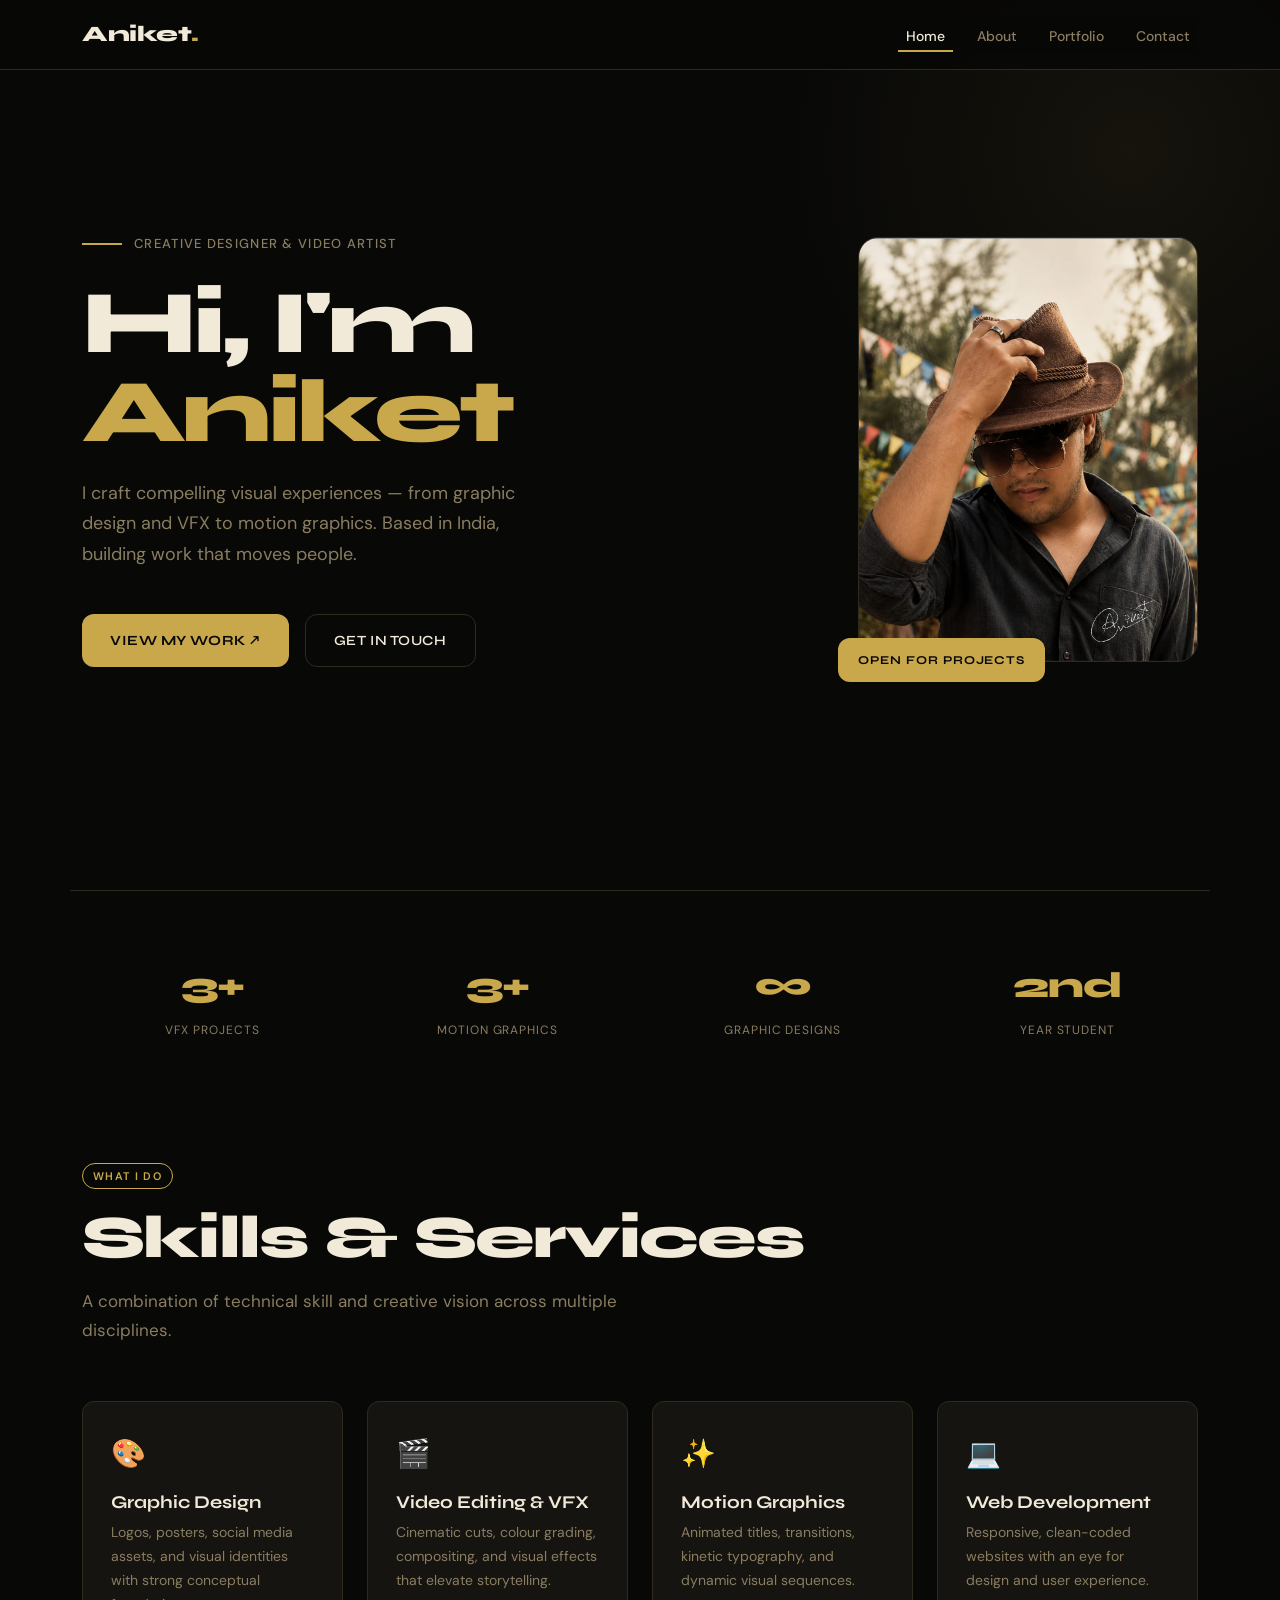
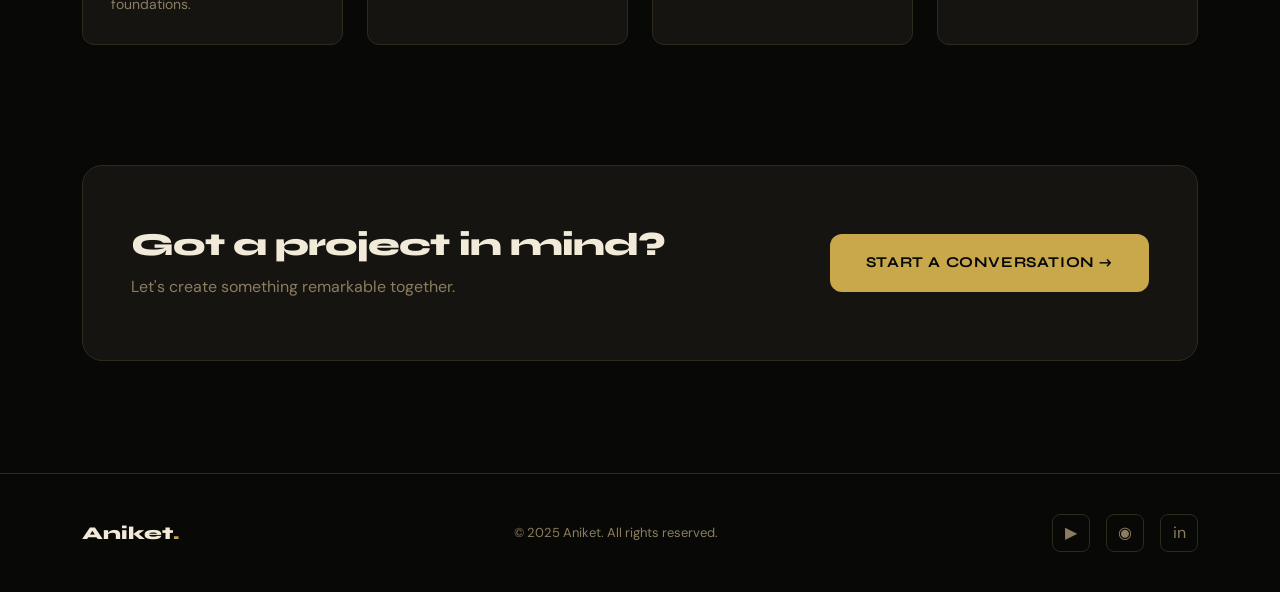
<file: index.html>
<!DOCTYPE html>
<html lang="en">
<head>
  <meta charset="UTF-8" />
  <meta name="viewport" content="width=device-width, initial-scale=1.0" />
  <title>Aniket — Creative Portfolio</title>
  <link href="https://cdn.jsdelivr.net/npm/bootstrap@5.3.3/dist/css/bootstrap.min.css" rel="stylesheet" />
  <link rel="stylesheet" href="style.css" />
</head>
<body>

  <!-- ===================== NAVIGATION ===================== -->
  <nav class="navbar navbar-expand-lg fixed-top">
    <div class="container">
      <a class="navbar-brand nav-logo" href="index.html">Aniket<span>.</span></a>
      <button class="navbar-toggler" type="button" data-bs-toggle="collapse" data-bs-target="#mainNav" aria-controls="mainNav" aria-expanded="false" aria-label="Toggle navigation">
        <span class="navbar-toggler-icon"></span>
      </button>
      <div class="collapse navbar-collapse justify-content-end" id="mainNav">
        <ul class="navbar-nav gap-lg-3">
          <li class="nav-item"><a class="nav-link active" href="index.html">Home</a></li>
          <li class="nav-item"><a class="nav-link" href="about.html">About</a></li>
          <li class="nav-item"><a class="nav-link" href="portfolio.html">Portfolio</a></li>
          <li class="nav-item"><a class="nav-link" href="contact.html">Contact</a></li>
        </ul>
      </div>
    </div>
  </nav>

  <!-- ===================== HERO ===================== -->
  <section class="hero">
    <div class="container">
      <div class="row align-items-center g-5">

        <div class="col-lg-7 order-lg-1 order-2">
          <div class="hero-eyebrow">
            <div class="hero-eyebrow-line"></div>
            <span>Creative Designer &amp; Video Artist</span>
          </div>
          <h1 class="hero-name">
            Hi, I'm<br /><em>Aniket</em>
          </h1>
          <p class="hero-tagline">
            I craft compelling visual experiences — from graphic design and VFX to
            motion graphics. Based in India, building work that moves people.
          </p>
          <div class="d-flex gap-3 flex-wrap">
            <a href="portfolio.html" class="btn-primary-custom">View My Work ↗</a>
            <a href="contact.html" class="btn-outline-custom">Get In Touch</a>
          </div>
        </div>

        <div class="col-lg-4 offset-lg-1 order-lg-2 order-1">
          <div class="hero-photo-wrap">
            <div class="hero-photo-frame">
              <img src="assets/profile photo.jpeg.png" alt="Aniket" />
            </div>
            <div class="hero-photo-badge">Open for Projects</div>
          </div>
        </div>

      </div>
    </div>
  </section>

  <!-- ===================== STATS ===================== -->
  <section class="py-0 pb-5">
    <div class="container">
      <div class="stats-row row row-cols-2 row-cols-sm-4 g-4 text-center">
        <div class="col">
          <div class="stat-number">3+</div>
          <div class="stat-label">VFX Projects</div>
        </div>
        <div class="col">
          <div class="stat-number">3+</div>
          <div class="stat-label">Motion Graphics</div>
        </div>
        <div class="col">
          <div class="stat-number">∞</div>
          <div class="stat-label">Graphic Designs</div>
        </div>
        <div class="col">
          <div class="stat-number">2nd</div>
          <div class="stat-label">Year Student</div>
        </div>
      </div>
    </div>
  </section>

  <!-- ===================== SKILLS ===================== -->
  <section class="py-5">
    <div class="container py-4">
      <div class="tag">What I Do</div>
      <h2 class="section-heading mt-3">Skills &amp; Services</h2>
      <p class="section-sub">A combination of technical skill and creative vision across multiple disciplines.</p>
      <div class="row row-cols-1 row-cols-sm-2 row-cols-lg-4 g-4">
        <div class="col">
          <div class="skill-card">
            <div class="skill-card-icon">🎨</div>
            <h3>Graphic Design</h3>
            <p>Logos, posters, social media assets, and visual identities with strong conceptual foundations.</p>
          </div>
        </div>
        <div class="col">
          <div class="skill-card">
            <div class="skill-card-icon">🎬</div>
            <h3>Video Editing &amp; VFX</h3>
            <p>Cinematic cuts, colour grading, compositing, and visual effects that elevate storytelling.</p>
          </div>
        </div>
        <div class="col">
          <div class="skill-card">
            <div class="skill-card-icon">✨</div>
            <h3>Motion Graphics</h3>
            <p>Animated titles, transitions, kinetic typography, and dynamic visual sequences.</p>
          </div>
        </div>
        <div class="col">
          <div class="skill-card">
            <div class="skill-card-icon">💻</div>
            <h3>Web Development</h3>
            <p>Responsive, clean-coded websites with an eye for design and user experience.</p>
          </div>
        </div>
      </div>
    </div>
  </section>

  <!-- ===================== CTA ===================== -->
  <section class="py-5">
    <div class="container pb-4">
      <div class="cta-banner d-flex align-items-center justify-content-between flex-wrap gap-4">
        <div>
          <h2>Got a project in mind?</h2>
          <p>Let's create something remarkable together.</p>
        </div>
        <a href="contact.html" class="btn-primary-custom" style="font-size:15px; padding:16px 36px;">Start a Conversation →</a>
      </div>
    </div>
  </section>

  <!-- ===================== FOOTER ===================== -->
  <footer>
    <div class="container">
      <div class="d-flex align-items-center justify-content-between flex-wrap gap-3">
        <div class="footer-logo">Aniket<span>.</span></div>
        <p class="footer-copy">© 2025 Aniket. All rights reserved.</p>
        <div class="footer-socials">
          <a href="https://youtube.com/@anikettedittz?si=OJzUBRWRbEyG6mlh" title="YouTube">▶</a>
          <a href="https://www.instagram.com/aniket_d.tekina?igsh=NDc4MXQwN2d5Y2h0" title="Instagram">◉</a>
          <a href="#" title="LinkedIn">in</a>
        </div>
      </div>
    </div>
  </footer>

  <script src="https://cdn.jsdelivr.net/npm/bootstrap@5.3.3/dist/js/bootstrap.bundle.min.js"></script>
</body>
</html>
</file>
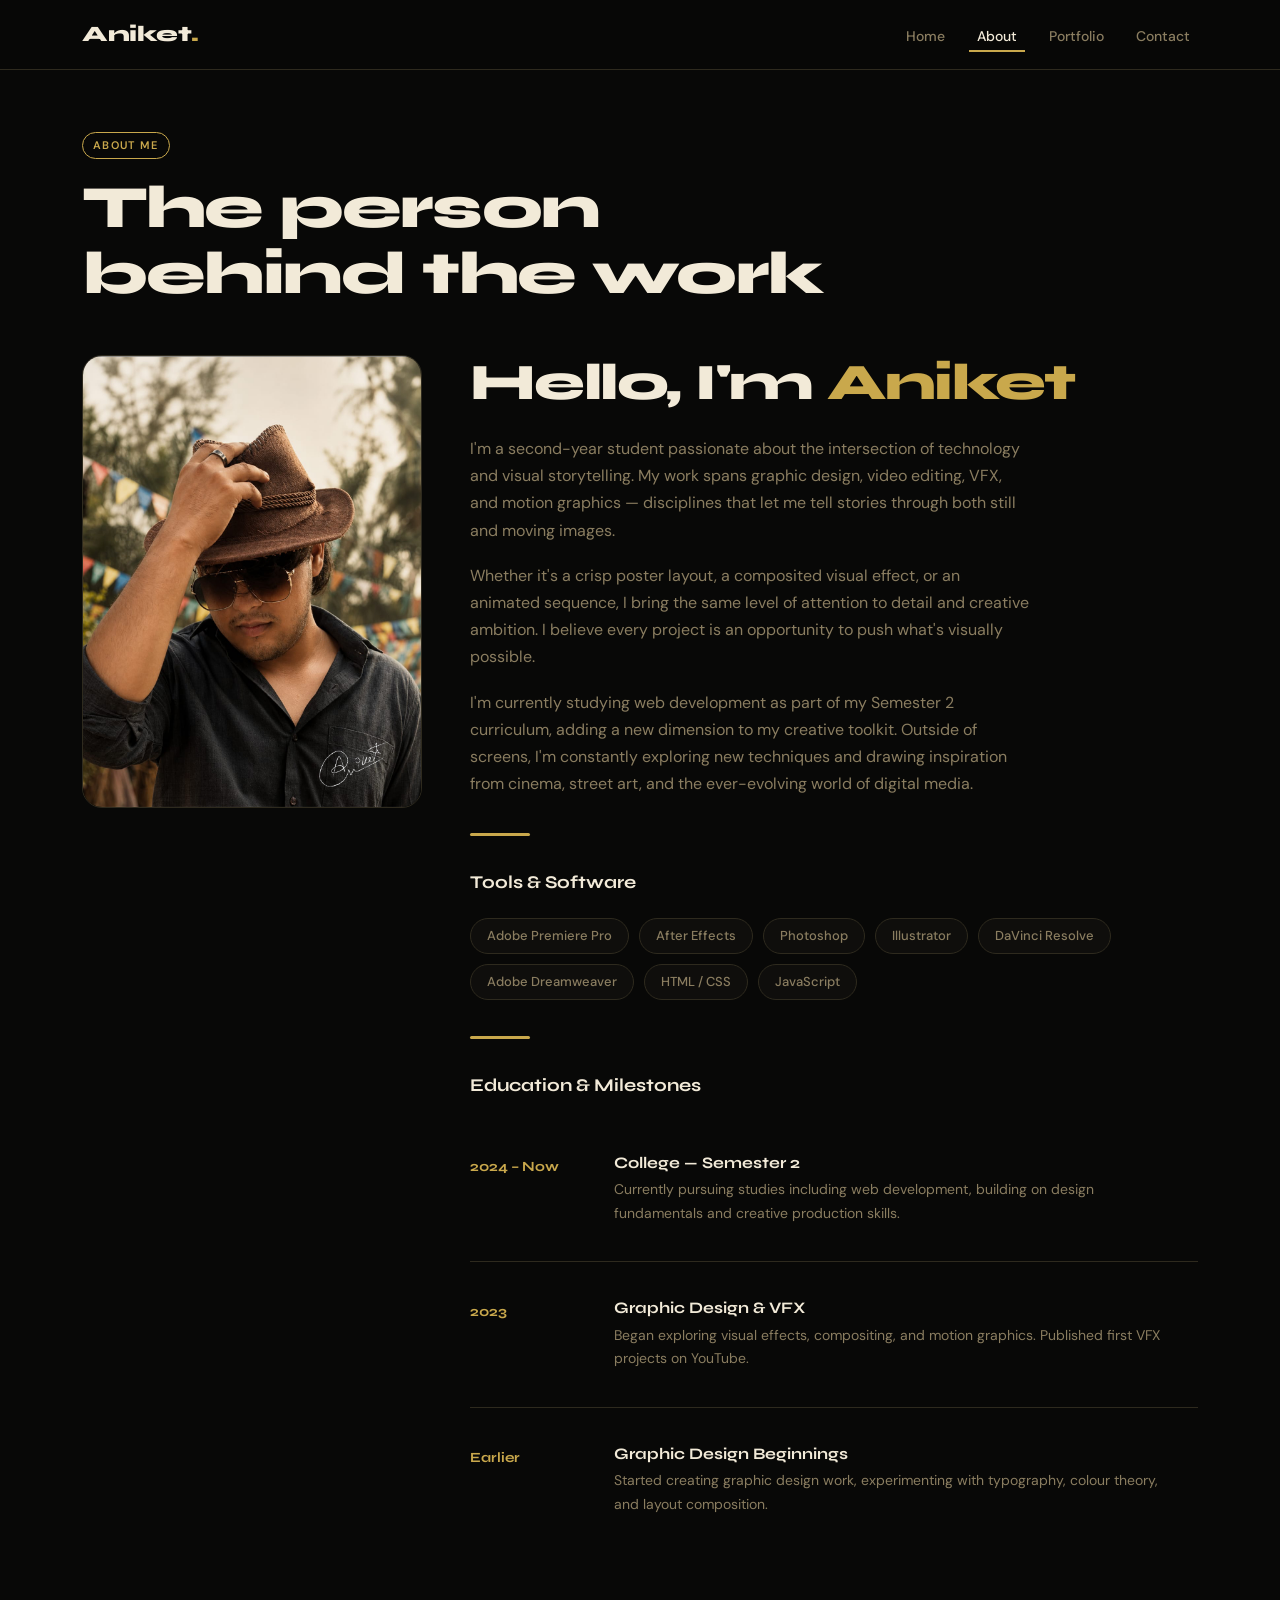
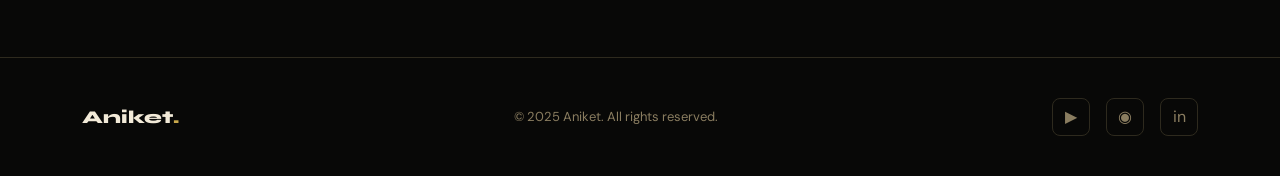
<file: about.html>
<!DOCTYPE html>
<html lang="en">
<head>
  <meta charset="UTF-8" />
  <meta name="viewport" content="width=device-width, initial-scale=1.0" />
  <title>About — Aniket</title>
  <link href="https://cdn.jsdelivr.net/npm/bootstrap@5.3.3/dist/css/bootstrap.min.css" rel="stylesheet" />
  <link rel="stylesheet" href="style.css" />
</head>
<body>

  <!-- ===================== NAVIGATION ===================== -->
  <nav class="navbar navbar-expand-lg fixed-top">
    <div class="container">
      <a class="navbar-brand nav-logo" href="index.html">Aniket<span>.</span></a>
      <button class="navbar-toggler" type="button" data-bs-toggle="collapse" data-bs-target="#mainNav" aria-controls="mainNav" aria-expanded="false" aria-label="Toggle navigation">
        <span class="navbar-toggler-icon"></span>
      </button>
      <div class="collapse navbar-collapse justify-content-end" id="mainNav">
        <ul class="navbar-nav gap-lg-3">
          <li class="nav-item"><a class="nav-link" href="index.html">Home</a></li>
          <li class="nav-item"><a class="nav-link active" href="about.html">About</a></li>
          <li class="nav-item"><a class="nav-link" href="portfolio.html">Portfolio</a></li>
          <li class="nav-item"><a class="nav-link" href="contact.html">Contact</a></li>
        </ul>
      </div>
    </div>
  </nav>

  <!-- ===================== ABOUT ===================== -->
  <main class="page-wrap">
    <div class="container">

      <div class="mb-5">
        <div class="tag">About Me</div>
        <h1 class="section-heading mt-3">The person<br />behind the work</h1>
      </div>

      <div class="row g-5 align-items-start">

        <!-- Photo Column -->
        <div class="col-lg-4">
          <div class="about-photo-wrap">
            <div class="about-photo-frame">
              <img src="assets/profile photo.jpeg.png" alt="Aniket" />
            </div>
          </div>
        </div>

        <!-- Content Column -->
        <div class="col-lg-8 about-content">

          <h2>Hello, I'm <span class="accent">Aniket</span></h2>

          <p>
            I'm a second-year student passionate about the intersection of technology
            and visual storytelling. My work spans graphic design, video editing, VFX,
            and motion graphics — disciplines that let me tell stories through both still
            and moving images.
          </p>
          <p>
            Whether it's a crisp poster layout, a composited visual effect, or an animated
            sequence, I bring the same level of attention to detail and creative ambition.
            I believe every project is an opportunity to push what's visually possible.
          </p>
          <p>
            I'm currently studying web development as part of my Semester 2 curriculum,
            adding a new dimension to my creative toolkit. Outside of screens, I'm
            constantly exploring new techniques and drawing inspiration from cinema,
            street art, and the ever-evolving world of digital media.
          </p>

          <div class="about-divider"></div>

          <h3 style="font-family: var(--font-head); font-size: 18px; font-weight: 700; margin-bottom: 16px;">
            Tools &amp; Software
          </h3>
          <div class="skills-list">
            <span class="skill-pill">Adobe Premiere Pro</span>
            <span class="skill-pill">After Effects</span>
            <span class="skill-pill">Photoshop</span>
            <span class="skill-pill">Illustrator</span>
            <span class="skill-pill">DaVinci Resolve</span>
            <span class="skill-pill">Adobe Dreamweaver</span>
            <span class="skill-pill">HTML / CSS</span>
            <span class="skill-pill">JavaScript</span>
          </div>

          <div class="about-divider"></div>

          <h3 style="font-family: var(--font-head); font-size: 18px; font-weight: 700; margin-bottom: 28px;">
            Education &amp; Milestones
          </h3>

          <div class="timeline">

            <div class="timeline-item">
              <div class="timeline-year">2024 – Now</div>
              <div>
                <h4>College — Semester 2</h4>
                <p>Currently pursuing studies including web development, building on design fundamentals and creative production skills.</p>
              </div>
            </div>

            <div class="timeline-item">
              <div class="timeline-year">2023</div>
              <div>
                <h4>Graphic Design &amp; VFX</h4>
                <p>Began exploring visual effects, compositing, and motion graphics. Published first VFX projects on YouTube.</p>
              </div>
            </div>

            <div class="timeline-item" style="border-bottom: none; margin-bottom: 0; padding-bottom: 0;">
              <div class="timeline-year">Earlier</div>
              <div>
                <h4>Graphic Design Beginnings</h4>
                <p>Started creating graphic design work, experimenting with typography, colour theory, and layout composition.</p>
              </div>
            </div>

          </div>
        </div>
      </div>
    </div>
  </main>

  <!-- ===================== FOOTER ===================== -->
  <footer>
    <div class="container">
      <div class="d-flex align-items-center justify-content-between flex-wrap gap-3">
        <div class="footer-logo">Aniket<span>.</span></div>
        <p class="footer-copy">© 2025 Aniket. All rights reserved.</p>
        <div class="footer-socials">
          <a href="https://youtube.com/@anikettedittz?si=OJzUBRWRbEyG6mlh" title="YouTube">▶</a>
          <a href="https://www.instagram.com/aniket_d.tekina?igsh=NDc4MXQwN2d5Y2h0" title="Instagram">◉</a>
          <a href="#" title="LinkedIn">in</a>
        </div>
      </div>
    </div>
  </footer>

  <script src="https://cdn.jsdelivr.net/npm/bootstrap@5.3.3/dist/js/bootstrap.bundle.min.js"></script>
</body>
</html>
</file>
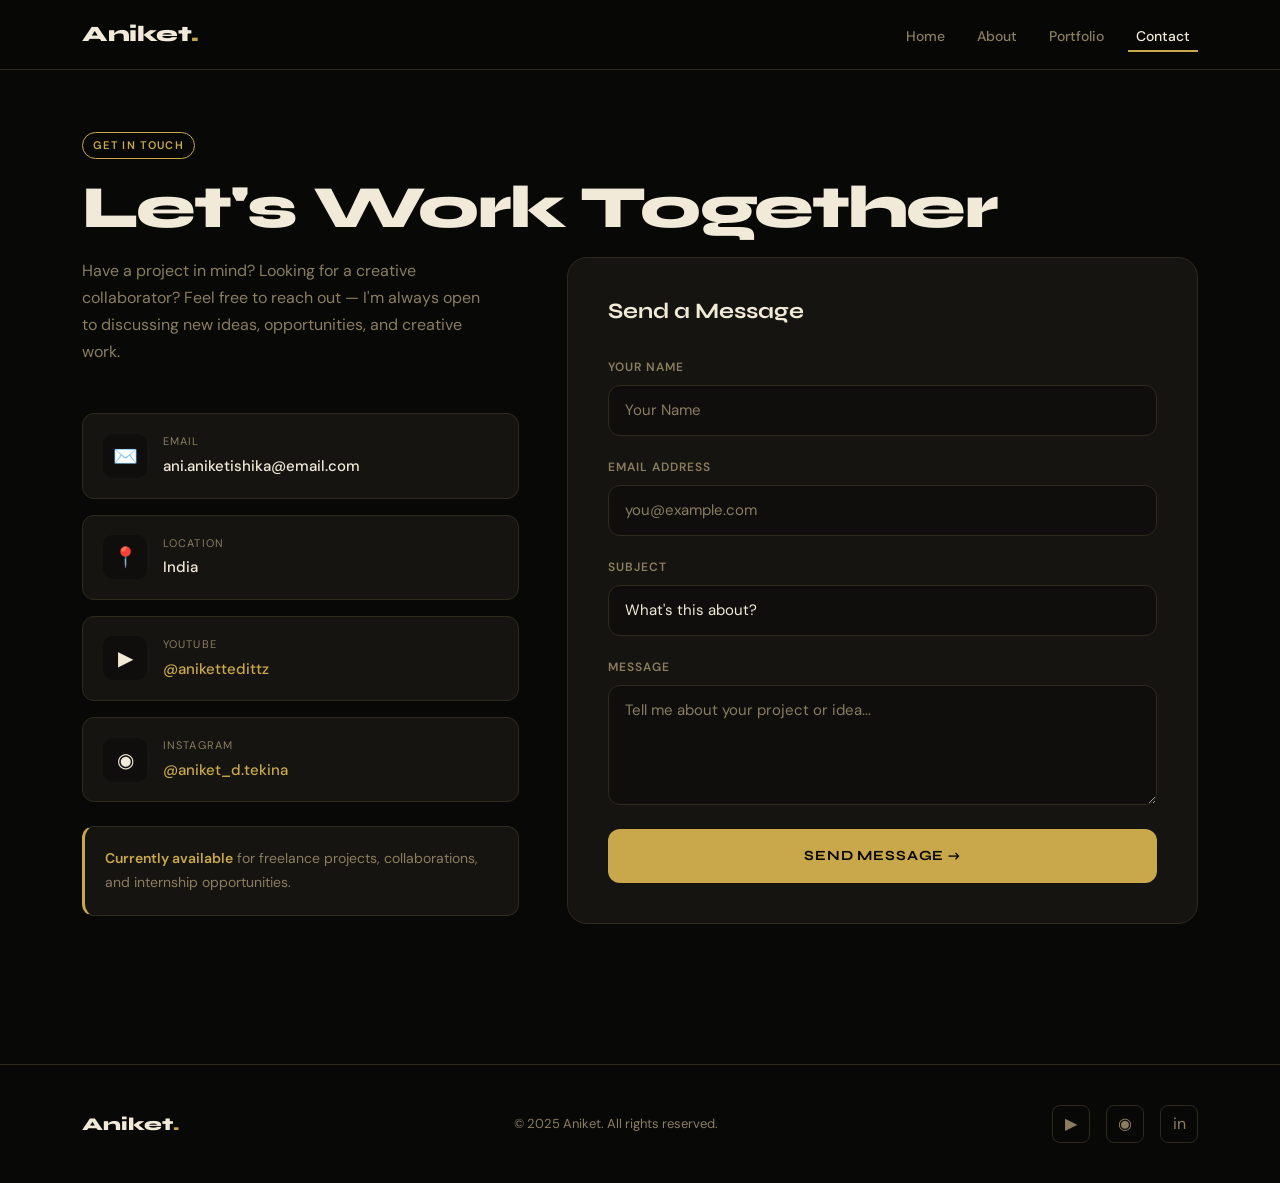
<file: contact.html>
<!DOCTYPE html>
<html lang="en">
<head>
  <meta charset="UTF-8" />
  <meta name="viewport" content="width=device-width, initial-scale=1.0" />
  <title>Contact — Aniket</title>
  <link href="https://cdn.jsdelivr.net/npm/bootstrap@5.3.3/dist/css/bootstrap.min.css" rel="stylesheet" />
  <link rel="stylesheet" href="style.css" />
</head>
<body>

  <!-- ===================== NAVIGATION ===================== -->
  <nav class="navbar navbar-expand-lg fixed-top">
    <div class="container">
      <a class="navbar-brand nav-logo" href="index.html">Aniket<span>.</span></a>
      <button class="navbar-toggler" type="button" data-bs-toggle="collapse" data-bs-target="#mainNav" aria-controls="mainNav" aria-expanded="false" aria-label="Toggle navigation">
        <span class="navbar-toggler-icon"></span>
      </button>
      <div class="collapse navbar-collapse justify-content-end" id="mainNav">
        <ul class="navbar-nav gap-lg-3">
          <li class="nav-item"><a class="nav-link" href="index.html">Home</a></li>
          <li class="nav-item"><a class="nav-link" href="about.html">About</a></li>
          <li class="nav-item"><a class="nav-link" href="portfolio.html">Portfolio</a></li>
          <li class="nav-item"><a class="nav-link active" href="contact.html">Contact</a></li>
        </ul>
      </div>
    </div>
  </nav>

  <!-- ===================== CONTACT ===================== -->
  <main class="page-wrap">
    <div class="container">

      <div class="tag">Get In Touch</div>
      <h1 class="section-heading mt-3">Let's Work Together</h1>

      <div class="row g-5 align-items-start">

        <!-- Left: Info -->
        <div class="col-lg-5">
          <p style="font-size:16px; color:var(--muted); max-width:400px; margin-bottom:48px;">
            Have a project in mind? Looking for a creative collaborator?
            Feel free to reach out — I'm always open to discussing new
            ideas, opportunities, and creative work.
          </p>

          <div class="d-flex flex-column gap-3">

            <div class="contact-method">
              <div class="cm-icon">✉️</div>
              <div>
                <div class="cm-label">Email</div>
                <div class="cm-value">
                  <a href="mailto:ani.aniketishika@email.com" style="color: inherit;">ani.aniketishika@email.com</a>
                </div>
              </div>
            </div>

            <div class="contact-method">
              <div class="cm-icon">📍</div>
              <div>
                <div class="cm-label">Location</div>
                <div class="cm-value">India</div>
              </div>
            </div>

            <div class="contact-method">
              <div class="cm-icon">▶</div>
              <div>
                <div class="cm-label">YouTube</div>
                <div class="cm-value">
                  <a href="https://youtube.com/@anikettedittz?si=OJzUBRWRbEyG6mlh" target="_blank" rel="noopener" style="color: var(--accent);">@anikettedittz</a>
                </div>
              </div>
            </div>

            <div class="contact-method">
              <div class="cm-icon">◉</div>
              <div>
                <div class="cm-label">Instagram</div>
                <div class="cm-value">
                  <a href="https://www.instagram.com/aniket_d.tekina?igsh=NDc4MXQwN2d5Y2h0" target="_blank" rel="noopener" style="color: var(--accent);">@aniket_d.tekina</a>
                </div>
              </div>
            </div>

          </div>

          <div class="availability-note mt-4">
            <p>
              <span style="color: var(--accent); font-weight: 600;">Currently available</span>
              for freelance projects, collaborations, and internship opportunities.
            </p>
          </div>
        </div>

        <!-- Right: Form -->
        <div class="col-lg-7">
          <div class="contact-form-wrap">
            <h3>Send a Message</h3>

            <form action="#" method="post">

              <div class="mb-3">
                <label for="name" class="form-label">Your Name</label>
                <input type="text" class="form-control" id="name" name="name" placeholder="Your Name" required />
              </div>

              <div class="mb-3">
                <label for="email" class="form-label">Email Address</label>
                <input type="email" class="form-control" id="email" name="email" placeholder="you@example.com" required />
              </div>

              <div class="mb-3">
                <label for="subject" class="form-label">Subject</label>
                <select class="form-select" id="subject" name="subject">
                  <option value="" disabled selected>What's this about?</option>
                  <option value="freelance">Freelance / Project</option>
                  <option value="collab">Collaboration</option>
                  <option value="internship">Internship Opportunity</option>
                  <option value="feedback">Feedback</option>
                  <option value="other">Other</option>
                </select>
              </div>

              <div class="mb-3">
                <label for="message" class="form-label">Message</label>
                <textarea class="form-control" id="message" name="message" placeholder="Tell me about your project or idea..." required></textarea>
              </div>

              <button type="submit" class="form-submit">Send Message →</button>

            </form>
          </div>
        </div>

      </div>
    </div>
  </main>

  <!-- ===================== FOOTER ===================== -->
  <footer>
    <div class="container">
      <div class="d-flex align-items-center justify-content-between flex-wrap gap-3">
        <div class="footer-logo">Aniket<span>.</span></div>
        <p class="footer-copy">© 2025 Aniket. All rights reserved.</p>
        <div class="footer-socials">
          <a href="https://youtube.com/@anikettedittz?si=OJzUBRWRbEyG6mlh" title="YouTube">▶</a>
          <a href="https://www.instagram.com/aniket_d.tekina?igsh=NDc4MXQwN2d5Y2h0" title="Instagram">◉</a>
          <a href="#" title="LinkedIn">in</a>
        </div>
      </div>
    </div>
  </footer>

  <script src="https://cdn.jsdelivr.net/npm/bootstrap@5.3.3/dist/js/bootstrap.bundle.min.js"></script>
</body>
</html>
</file>
<file: style.css>
/* =========================================
   Aniket Portfolio – style.css (Bootstrap Edition)
   Gold & Black Theme — CSS variable overrides on top of Bootstrap
   ========================================= */

@import url('https://fonts.googleapis.com/css2?family=Syne:wght@400;600;700;800&family=DM+Sans:ital,wght@0,300;0,400;0,500;1,300&display=swap');

/* ----- CSS Variables ----- */
:root {
  --bg:         #080807;
  --surface:    #0f0e0c;
  --card:       #161410;
  --border:     #2e2a1e;
  --accent:     #c9a84c;
  --accent-lt:  #e8c96a;
  --accent-dk:  #9a7a30;
  --accent2:    #f0d080;
  --text:       #f2ead8;
  --muted:      #8a7d60;
  --font-head:  'Syne', sans-serif;
  --font-body:  'DM Sans', sans-serif;
  --nav-h:      70px;
  --radius:     12px;
  --transition: 0.3s ease;

  /* Bootstrap overrides */
  --bs-body-bg:       #080807;
  --bs-body-color:    #f2ead8;
  --bs-border-color:  #2e2a1e;
  --bs-card-bg:       #161410;
  --bs-card-border-color: #2e2a1e;
  --bs-link-color:    #c9a84c;
  --bs-link-hover-color: #e8c96a;
}

/* ----- Base ----- */
html { scroll-behavior: smooth; }
body {
  background: var(--bg);
  color: var(--text);
  font-family: var(--font-body);
  font-size: 16px;
  line-height: 1.7;
  -webkit-font-smoothing: antialiased;
}
a { color: inherit; text-decoration: none; }
img, video { max-width: 100%; display: block; }
ul { list-style: none; padding: 0; margin: 0; }

/* ----- Utility ----- */
.accent { color: var(--accent); }
.tag {
  display: inline-block;
  font-size: 11px;
  font-weight: 600;
  letter-spacing: 0.12em;
  text-transform: uppercase;
  color: var(--accent);
  border: 1px solid var(--accent);
  padding: 3px 10px;
  border-radius: 999px;
}
.section-heading {
  font-family: var(--font-head);
  font-size: clamp(36px, 5vw, 60px);
  font-weight: 800;
  letter-spacing: -0.03em;
  line-height: 1.1;
  margin-bottom: 16px;
}
.section-sub {
  color: var(--muted);
  font-size: 17px;
  max-width: 560px;
  margin-bottom: 56px;
}

/* ----- Navigation ----- */
.navbar {
  height: var(--nav-h);
  background: rgba(8,8,7,0.92) !important;
  backdrop-filter: blur(14px);
  -webkit-backdrop-filter: blur(14px);
  border-bottom: 1px solid var(--border);
}
.nav-logo {
  font-family: var(--font-head);
  font-size: 22px;
  font-weight: 800;
  letter-spacing: -0.02em;
  color: var(--text) !important;
}
.nav-logo span { color: var(--accent); }
.navbar-nav .nav-link {
  font-size: 14px;
  font-weight: 500;
  color: var(--muted) !important;
  transition: color var(--transition);
  position: relative;
  padding-bottom: 4px !important;
}
.navbar-nav .nav-link::after {
  content: '';
  position: absolute;
  bottom: 0; left: 0;
  width: 0; height: 2px;
  background: var(--accent);
  transition: width var(--transition);
}
.navbar-nav .nav-link:hover,
.navbar-nav .nav-link.active { color: var(--text) !important; }
.navbar-nav .nav-link:hover::after,
.navbar-nav .nav-link.active::after { width: 100%; }
.navbar-toggler {
  border-color: var(--border) !important;
  color: var(--muted) !important;
}
.navbar-toggler-icon {
  filter: invert(0.6) sepia(1) saturate(2) hue-rotate(5deg);
}
.navbar-collapse {
  background: rgba(8,8,7,0.97);
}

/* ----- Page Wrapper ----- */
.page-wrap { padding-top: calc(var(--nav-h) + 60px); padding-bottom: 100px; }

/* =========================================
   HOME / HERO
   ========================================= */
.hero {
  min-height: calc(100vh - var(--nav-h));
  display: flex;
  align-items: center;
  padding-top: var(--nav-h);
  position: relative;
  overflow: hidden;
}
.hero::before {
  content: '';
  position: absolute;
  top: -200px; right: -200px;
  width: 700px; height: 700px;
  background: radial-gradient(circle, rgba(201,168,76,0.07) 0%, transparent 70%);
  pointer-events: none;
}
.hero-eyebrow {
  display: flex;
  align-items: center;
  gap: 12px;
  margin-bottom: 24px;
}
.hero-eyebrow-line {
  width: 40px; height: 2px;
  background: var(--accent);
  flex-shrink: 0;
}
.hero-eyebrow span {
  font-size: 13px;
  font-weight: 500;
  letter-spacing: 0.1em;
  text-transform: uppercase;
  color: var(--muted);
}
.hero-name {
  font-family: var(--font-head);
  font-size: clamp(52px, 7vw, 90px);
  font-weight: 800;
  letter-spacing: -0.04em;
  line-height: 1.0;
  margin-bottom: 20px;
}
.hero-name em {
  font-style: normal;
  color: var(--accent);
}
.hero-tagline {
  font-size: 18px;
  color: var(--muted);
  max-width: 440px;
  margin-bottom: 44px;
  line-height: 1.7;
}
.hero-photo-wrap { position: relative; }
.hero-photo-frame {
  width: 100%;
  aspect-ratio: 4/5;
  background: var(--card);
  border: 1px solid var(--border);
  border-radius: 20px;
  overflow: hidden;
}
.hero-photo-frame img { width: 100%; height: 100%; object-fit: cover; }
.hero-photo-badge {
  position: absolute;
  bottom: -20px; left: -20px;
  background: var(--accent);
  color: #080807;
  font-family: var(--font-head);
  font-size: 12px;
  font-weight: 700;
  text-transform: uppercase;
  letter-spacing: 0.08em;
  padding: 12px 20px;
  border-radius: var(--radius);
}

/* Buttons */
.btn-primary-custom {
  display: inline-flex;
  align-items: center;
  gap: 8px;
  background: var(--accent);
  color: #080807 !important;
  font-family: var(--font-head);
  font-size: 14px;
  font-weight: 700;
  letter-spacing: 0.04em;
  text-transform: uppercase;
  padding: 14px 28px;
  border-radius: var(--radius);
  border: none;
  transition: background var(--transition), transform var(--transition);
}
.btn-primary-custom:hover {
  background: var(--accent-lt);
  transform: translateY(-2px);
  color: #080807 !important;
}
.btn-outline-custom {
  display: inline-flex;
  align-items: center;
  gap: 8px;
  background: transparent;
  color: var(--text) !important;
  font-family: var(--font-head);
  font-size: 14px;
  font-weight: 600;
  letter-spacing: 0.04em;
  text-transform: uppercase;
  padding: 14px 28px;
  border: 1px solid var(--border);
  border-radius: var(--radius);
  transition: border-color var(--transition), color var(--transition), transform var(--transition);
}
.btn-outline-custom:hover {
  border-color: var(--accent);
  color: var(--accent) !important;
  transform: translateY(-2px);
}

/* Stats */
.stats-row {
  border-top: 1px solid var(--border);
  padding-top: 40px;
  margin-top: 60px;
}
.stat-number {
  font-family: var(--font-head);
  font-size: 36px;
  font-weight: 800;
  color: var(--accent);
  letter-spacing: -0.03em;
}
.stat-label {
  font-size: 12px;
  color: var(--muted);
  text-transform: uppercase;
  letter-spacing: 0.08em;
  margin-top: 4px;
}

/* Skill Cards */
.skill-card {
  background: var(--card);
  border: 1px solid var(--border);
  border-radius: var(--radius);
  padding: 28px;
  height: 100%;
  transition: border-color var(--transition), transform var(--transition);
}
.skill-card:hover { border-color: var(--accent); transform: translateY(-4px); }
.skill-card-icon { font-size: 28px; margin-bottom: 14px; }
.skill-card h3 { font-family: var(--font-head); font-size: 18px; font-weight: 700; margin-bottom: 8px; }
.skill-card p { font-size: 14px; color: var(--muted); margin: 0; }

/* CTA Banner */
.cta-banner {
  background: var(--card);
  border: 1px solid var(--border);
  border-radius: 20px;
  padding: 60px 48px;
}
.cta-banner h2 {
  font-family: var(--font-head);
  font-size: 32px;
  font-weight: 800;
  letter-spacing: -0.03em;
  margin-bottom: 8px;
}
.cta-banner p { color: var(--muted); font-size: 16px; margin: 0; }

/* =========================================
   ABOUT PAGE
   ========================================= */
.about-photo-wrap { position: sticky; top: calc(var(--nav-h) + 30px); }
.about-photo-frame {
  width: 100%;
  aspect-ratio: 3/4;
  background: var(--card);
  border: 1px solid var(--border);
  border-radius: 20px;
  overflow: hidden;
}
.about-photo-frame img { width: 100%; height: 100%; object-fit: cover; }
.about-content h2 {
  font-family: var(--font-head);
  font-size: clamp(32px, 4vw, 52px);
  font-weight: 800;
  letter-spacing: -0.03em;
  line-height: 1.1;
  margin-bottom: 24px;
}
.about-content p { color: var(--muted); font-size: 16px; margin-bottom: 18px; max-width: 560px; }
.about-divider { width: 60px; height: 3px; background: var(--accent); border-radius: 2px; margin: 36px 0; }
.skills-list { display: flex; flex-wrap: wrap; gap: 10px; margin-top: 24px; }
.skill-pill {
  background: var(--surface);
  border: 1px solid var(--border);
  border-radius: 999px;
  padding: 6px 16px;
  font-size: 13px;
  font-weight: 500;
  color: var(--muted);
  transition: border-color var(--transition), color var(--transition);
}
.skill-pill:hover { border-color: var(--accent); color: var(--accent); }
.timeline { margin-top: 56px; }
.timeline-item {
  display: grid;
  grid-template-columns: 120px 1fr;
  gap: 24px;
  padding-bottom: 36px;
  border-bottom: 1px solid var(--border);
  margin-bottom: 36px;
}
.timeline-year { font-family: var(--font-head); font-weight: 700; color: var(--accent); font-size: 14px; padding-top: 2px; }
.timeline-item h4 { font-family: var(--font-head); font-size: 16px; font-weight: 700; margin-bottom: 6px; }
.timeline-item p { font-size: 14px; color: var(--muted); margin: 0; }

/* =========================================
   PORTFOLIO PAGE
   ========================================= */
.portfolio-filters { display: flex; gap: 10px; flex-wrap: wrap; margin-bottom: 48px; }
.filter-btn {
  background: transparent;
  border: 1px solid var(--border);
  color: var(--muted);
  font-family: var(--font-body);
  font-size: 13px;
  font-weight: 500;
  padding: 8px 20px;
  border-radius: 999px;
  cursor: pointer;
  transition: all var(--transition);
}
.filter-btn:hover,
.filter-btn.active { background: var(--accent); border-color: var(--accent); color: #080807; }
.portfolio-category { margin-bottom: 80px; }
.category-label { display: flex; align-items: center; gap: 16px; margin-bottom: 32px; }
.category-label h2 { font-family: var(--font-head); font-size: 22px; font-weight: 800; letter-spacing: -0.02em; margin: 0; white-space: nowrap; }
.category-label-line { flex: 1; height: 1px; background: var(--border); }

.project-card {
  background: var(--card);
  border: 1px solid var(--border);
  border-radius: var(--radius);
  overflow: hidden;
  transition: border-color var(--transition), transform var(--transition);
  height: 100%;
}
.project-card:hover { border-color: var(--accent); transform: translateY(-5px); }
.project-media {
  width: 100%;
  aspect-ratio: 16/9;
  background: var(--surface);
  border-bottom: 1px solid var(--border);
  position: relative;
  overflow: hidden;
}
.project-media img,
.project-media a img {
  width: 100%; height: 100%;
  object-fit: cover;
  display: block;
}
.project-media > a { display: block; width: 100%; height: 100%; }
.media-type-badge {
  position: absolute;
  top: 12px; left: 12px;
  z-index: 2;
  background: rgba(8,8,7,0.82);
  border: 1px solid var(--border);
  border-radius: 6px;
  padding: 4px 10px;
  font-size: 11px;
  font-weight: 600;
  text-transform: uppercase;
  letter-spacing: 0.08em;
  color: var(--accent);
}
.graphic-card .project-media { cursor: zoom-in; }
.graphic-card .project-media::after {
  content: '🔍 View';
  position: absolute;
  inset: 0;
  background: rgba(8,8,7,0.55);
  color: var(--accent-lt);
  font-family: var(--font-head);
  font-size: 14px;
  font-weight: 700;
  letter-spacing: 0.06em;
  display: flex;
  align-items: center;
  justify-content: center;
  opacity: 0;
  transition: opacity var(--transition);
  z-index: 3;
}
.graphic-card .project-media:hover::after { opacity: 1; }
.project-body { padding: 20px 22px 22px; }
.project-body h3 { font-family: var(--font-head); font-size: 17px; font-weight: 700; margin-bottom: 6px; }
.project-body p { font-size: 13px; color: var(--muted); margin-bottom: 16px; line-height: 1.6; }
.project-links { display: flex; gap: 10px; flex-wrap: wrap; }
.project-link {
  display: inline-flex;
  align-items: center;
  gap: 6px;
  font-size: 12px;
  font-weight: 600;
  text-transform: uppercase;
  letter-spacing: 0.06em;
  color: var(--accent);
  border-bottom: 1px solid transparent;
  transition: border-color var(--transition);
  padding-bottom: 2px;
}
.project-link:hover { border-color: var(--accent); color: var(--accent); }
.project-link-placeholder {
  display: inline-flex;
  align-items: center;
  gap: 6px;
  font-size: 12px;
  font-weight: 500;
  color: var(--accent);
  padding: 6px 12px;
  border: 1px solid var(--border);
  border-radius: 6px;
  cursor: pointer;
  transition: border-color var(--transition);
}
.project-link-placeholder:hover { border-color: var(--accent); }

/* =========================================
   LIGHTBOX
   ========================================= */
.lightbox {
  display: none;
  position: fixed;
  inset: 0;
  z-index: 9999;
  background: rgba(0,0,0,0.92);
  align-items: center;
  justify-content: center;
  padding: 24px;
}
.lightbox.open { display: flex; }
.lightbox-img {
  max-width: 90vw;
  max-height: 88vh;
  object-fit: contain;
  border-radius: 10px;
  border: 1px solid var(--border);
  box-shadow: 0 0 60px rgba(201,168,76,0.15);
}
.lightbox-close {
  position: absolute;
  top: 20px; right: 24px;
  background: var(--card);
  border: 1px solid var(--border);
  color: var(--text);
  font-size: 22px;
  width: 44px; height: 44px;
  border-radius: 50%;
  display: flex; align-items: center; justify-content: center;
  cursor: pointer;
  transition: border-color var(--transition), color var(--transition);
}
.lightbox-close:hover { border-color: var(--accent); color: var(--accent); }
.lightbox-caption {
  position: absolute;
  bottom: 24px; left: 50%;
  transform: translateX(-50%);
  background: var(--card);
  border: 1px solid var(--border);
  border-radius: 8px;
  padding: 8px 20px;
  font-size: 13px;
  color: var(--muted);
  white-space: nowrap;
}

/* =========================================
   CONTACT PAGE
   ========================================= */
.contact-method {
  display: flex;
  align-items: center;
  gap: 16px;
  padding: 18px 20px;
  background: var(--card);
  border: 1px solid var(--border);
  border-radius: var(--radius);
  transition: border-color var(--transition), transform var(--transition);
}
.contact-method:hover { border-color: var(--accent); transform: translateX(6px); }
.cm-icon {
  width: 44px; height: 44px;
  background: var(--surface);
  border-radius: 10px;
  display: flex; align-items: center; justify-content: center;
  font-size: 20px;
  flex-shrink: 0;
}
.cm-label { font-size: 11px; text-transform: uppercase; letter-spacing: 0.1em; color: var(--muted); margin-bottom: 3px; }
.cm-value { font-size: 15px; font-weight: 500; }
.contact-form-wrap {
  background: var(--card);
  border: 1px solid var(--border);
  border-radius: 20px;
  padding: 40px;
}
.contact-form-wrap h3 { font-family: var(--font-head); font-size: 22px; font-weight: 700; margin-bottom: 28px; }
.form-label {
  font-size: 12px !important;
  font-weight: 600 !important;
  text-transform: uppercase;
  letter-spacing: 0.08em;
  color: var(--muted) !important;
  margin-bottom: 8px !important;
}
.form-control, .form-select {
  background: var(--surface) !important;
  border: 1px solid var(--border) !important;
  border-radius: var(--radius) !important;
  color: var(--text) !important;
  font-family: var(--font-body) !important;
  font-size: 15px !important;
  padding: 13px 16px !important;
}
.form-control::placeholder { color: var(--muted) !important; }
.form-control:focus, .form-select:focus {
  border-color: var(--accent) !important;
  box-shadow: 0 0 0 0.15rem rgba(201,168,76,0.15) !important;
  background: var(--surface) !important;
  color: var(--text) !important;
}
.form-select option { background: var(--surface); color: var(--text); }
textarea.form-control { resize: vertical; min-height: 120px; }
.form-submit {
  width: 100%;
  background: var(--accent);
  color: #080807;
  font-family: var(--font-head);
  font-size: 14px;
  font-weight: 700;
  text-transform: uppercase;
  letter-spacing: 0.06em;
  padding: 15px;
  border: none;
  border-radius: var(--radius);
  cursor: pointer;
  margin-top: 8px;
  transition: background var(--transition), transform var(--transition);
}
.form-submit:hover { background: var(--accent-lt); transform: translateY(-2px); }
.availability-note {
  margin-top: 40px;
  padding: 20px;
  background: var(--card);
  border: 1px solid var(--border);
  border-left: 3px solid var(--accent);
  border-radius: var(--radius);
}
.availability-note p { font-size: 14px; color: var(--muted); margin: 0; }

/* =========================================
   FOOTER
   ========================================= */
footer { border-top: 1px solid var(--border); padding: 40px 0; margin-top: 40px; }
.footer-logo { font-family: var(--font-head); font-size: 18px; font-weight: 800; }
.footer-logo span { color: var(--accent); }
.footer-copy { font-size: 13px; color: var(--muted); margin: 0; }
.footer-socials { display: flex; gap: 16px; }
.footer-socials a {
  width: 38px; height: 38px;
  border: 1px solid var(--border);
  border-radius: 8px;
  display: flex; align-items: center; justify-content: center;
  font-size: 16px;
  color: var(--muted);
  transition: border-color var(--transition), color var(--transition);
}
.footer-socials a:hover { border-color: var(--accent); color: var(--accent); }

/* =========================================
   RESPONSIVE TWEAKS
   ========================================= */
@media (max-width: 768px) {
  .about-photo-wrap { position: static; max-width: 300px; margin: 0 auto; }
  .hero-photo-wrap { order: -1; max-width: 320px; margin: 0 auto; }
  .cta-banner { padding: 36px 24px; }
  .contact-form-wrap { padding: 24px; }
  .footer-inner-row { flex-direction: column; text-align: center; }
  .footer-socials { justify-content: center; }
  .navbar-collapse { padding: 16px 0; }
  .navbar-nav .nav-link { padding: 10px 0 !important; }
  .navbar-nav .nav-link::after { display: none; }
}
</file>
